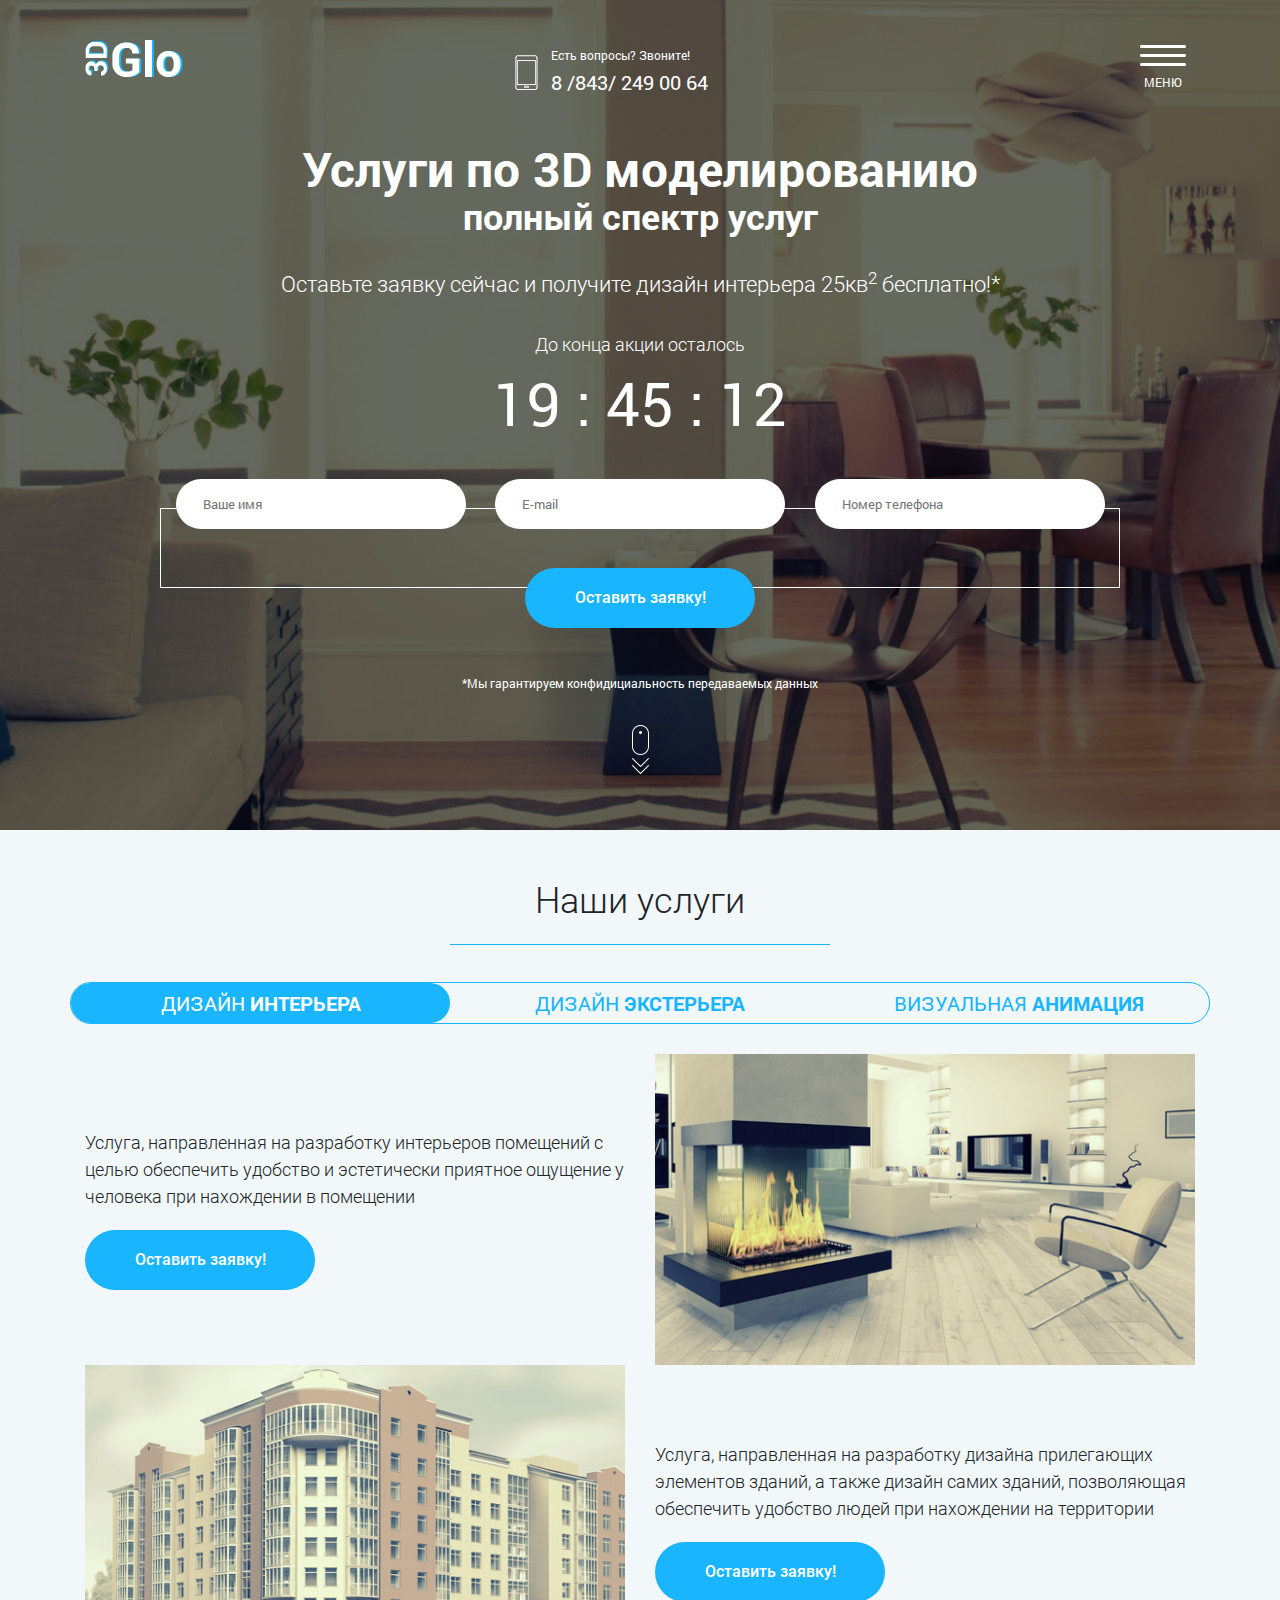
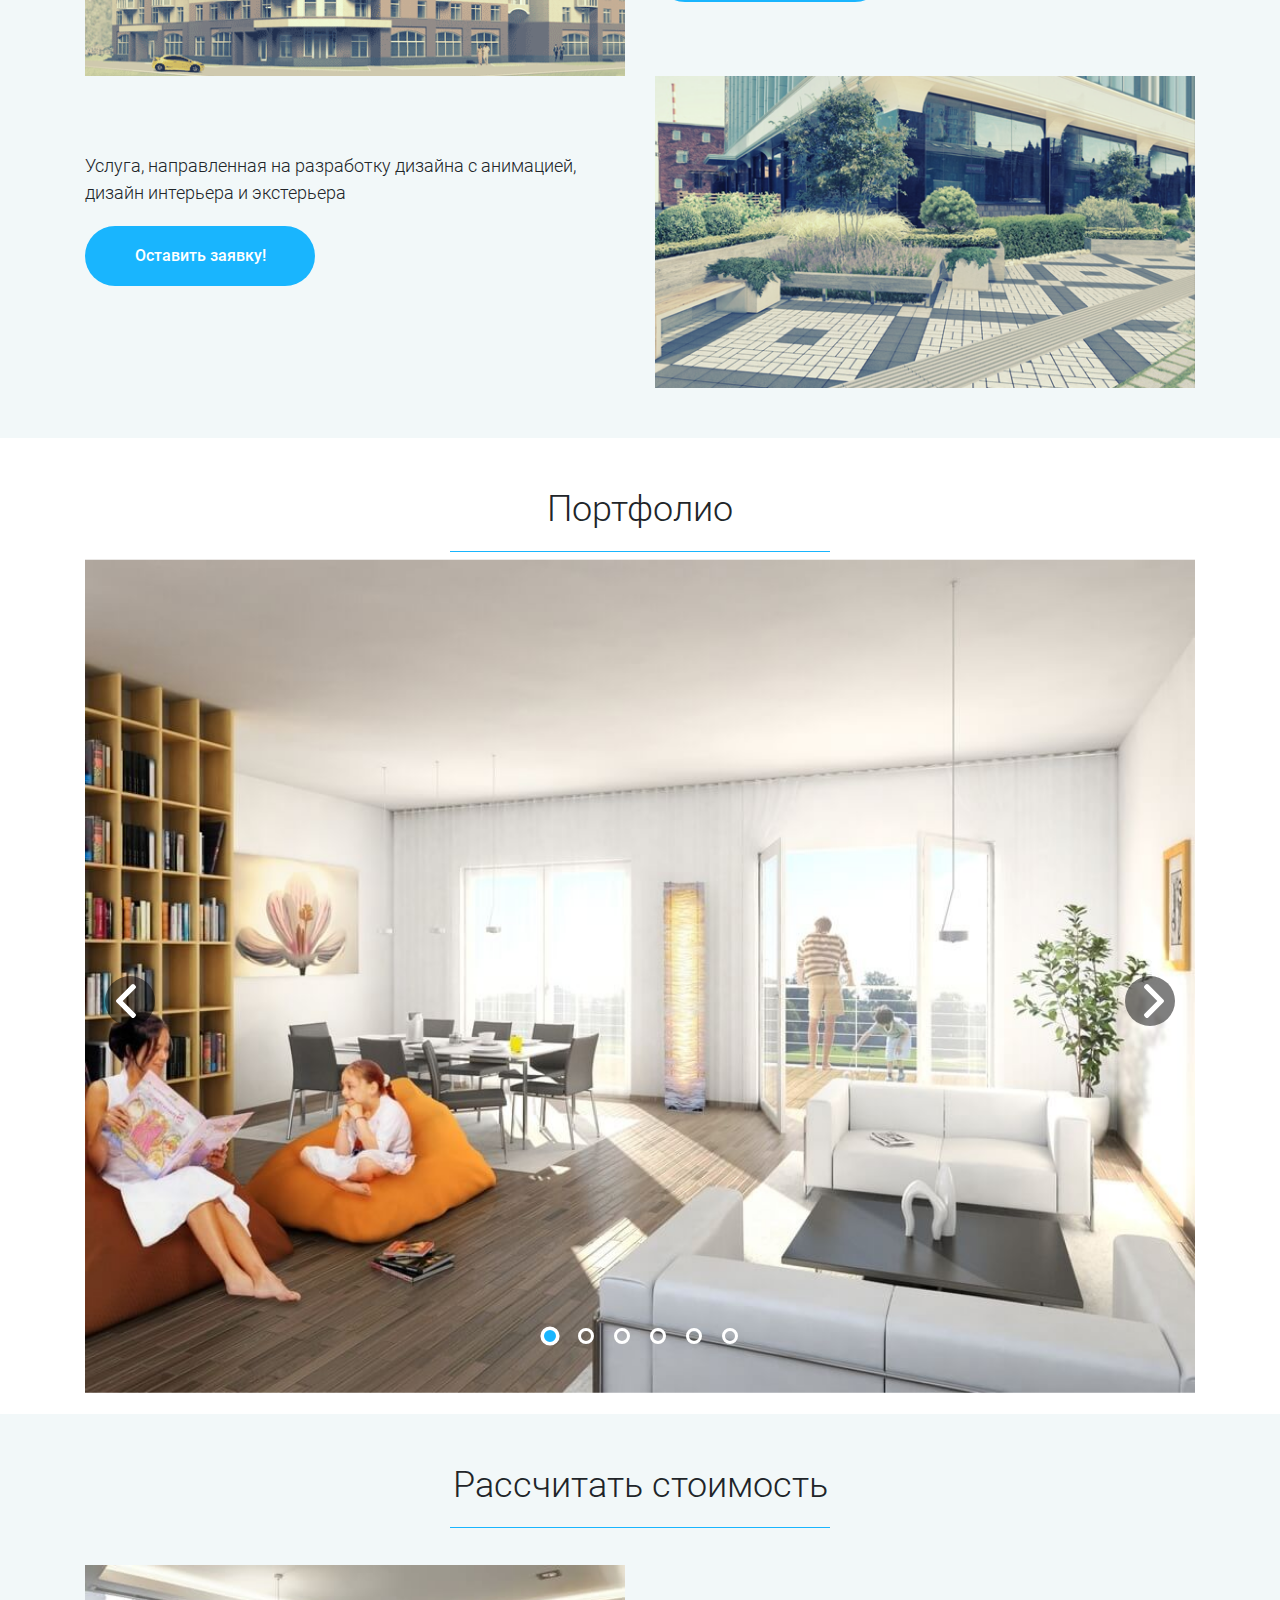
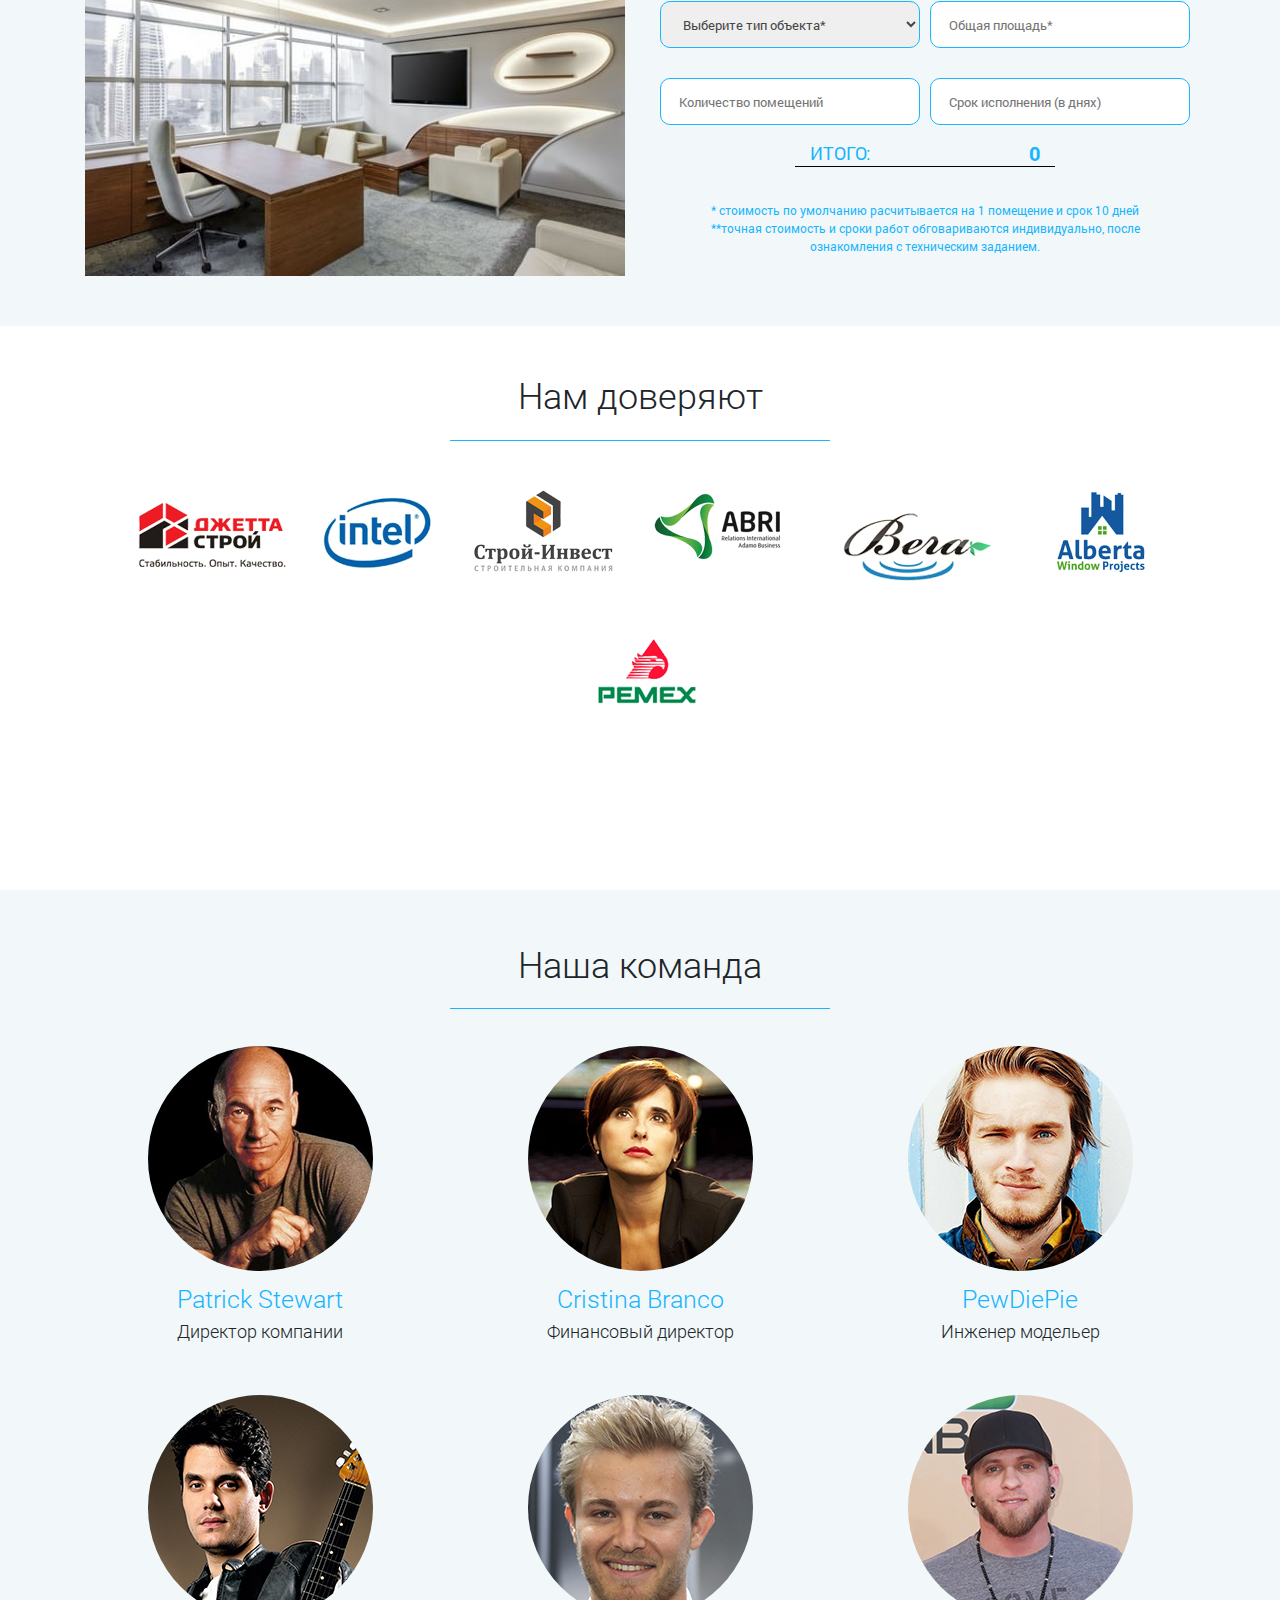
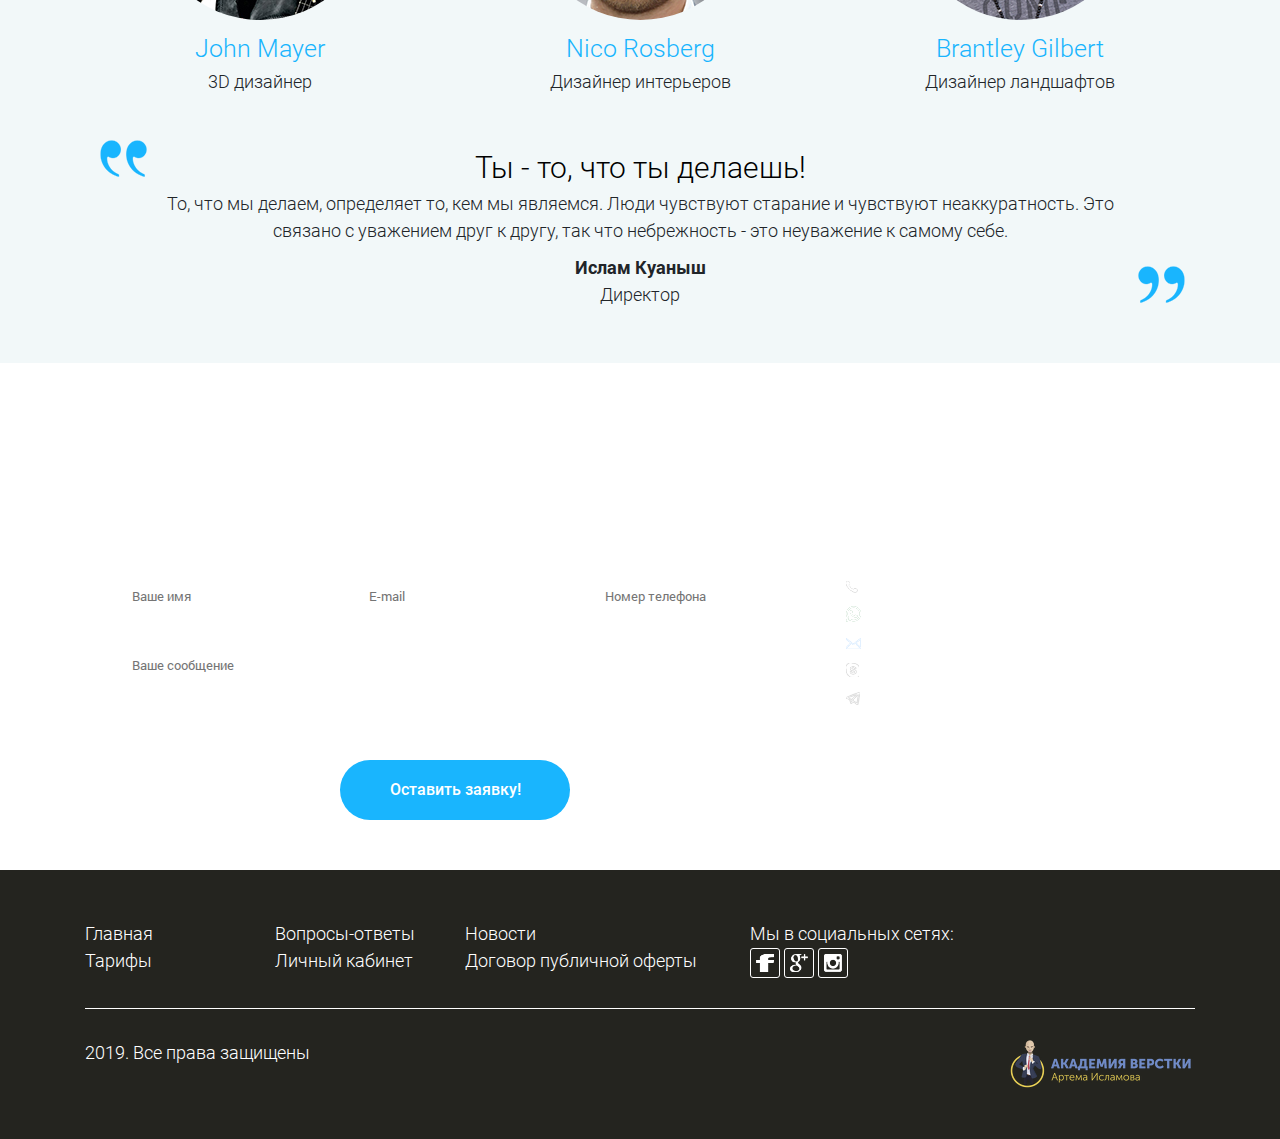
<file: анимация/index.html>
<!DOCTYPE html>
<html lang="ru">

<head>
	<meta charset="UTF-8">
	<meta http-equiv="X-UA-Compatible" content="IE=edge">
	<meta name="viewport" content="width=device-width, initial-scale=1">
	<title>Услуги по 3D моделированию</title>
	<link rel="stylesheet" href="./css/bootstrap.min.css">
	<link rel="stylesheet" href="./css/style.min.css">
	<link rel="apple-touch-icon" sizes="180x180" href="./images/favicon/apple-touch-icon.png">
	<link rel="icon" type="image/png" sizes="32x32" href="./images/favicon/favicon-32x32.png">
	<link rel="icon" type="image/png" sizes="16x16" href="./images/favicon/favicon-16x16.png">
	<link rel="manifest" href="./images/favicon/site.webmanifest">
	<link rel="mask-icon" href="./images/favicon/safari-pinned-tab.svg" color="#5bbad5">
	<meta name="msapplication-TileColor" content="#b91d47">
	<meta name="theme-color" content="#ffffff">
</head>

<body>

	<main>
		<header>
			<div class="container">
				<div class="row justify-content-between main-header">
					<div class="col-md-2 col-sm-4 col-4">
						<div class="logo">
							<img class="logo-img" src="images/3dglo.png" alt="...">

						</div>
					</div>
					<div class="col-md-4 col-md-offset-6 col-sm-4 col-sm-offset-2 col-5 col-offset-0">
						<div class="media phone-media">
							<div class="media-left media-middle">
								<img class="media-object" src="images/phone.svg" alt="...">
							</div>
							<div class="media-body">
								<small>Есть вопросы? Звоните!</small>
								<p class="phone">8 /843/ 249 00 64</p>
							</div>
						</div>

					</div>
					<div class="col-md-1 col-sm-2 col-3">
						<div class="menu">
							<img src="images/menu.svg" alt=""><br>
							<small>Меню</small>
						</div>
					</div>
				</div>
			</div>
		</header>

		<h1>Услуги по 3D моделированию</h1>
		<h2>полный спектр услуг</h2>
		<div class="timer">
			<div class="timer-title">Оставьте заявку сейчас и получите дизайн интерьера 25кв<sup>2</sup> бесплатно!*
			</div>
			<div class="timer-action">
				До конца акции осталось
			</div>
			<div class="timer-numbers" id="timer">
				<span id="timer-hours">19</span>
				<span>:</span>
				<span id="timer-minutes">45</span>
				<span>:</span>
				<span id="timer-seconds">12</span>
			</div>
		</div>
		<form id="form1" name="user_form" class="main-form">
			<div class="main-form-input container">
				<div class="row">
					<div class="col-12 col-lg-4">
						<input type="text" class="form-name" id="form1-name" name="user_name" placeholder="Ваше имя" required>
					</div>
					<div class="col-12 col-lg-4">
						<input type="email" class="form-email" id="form1-email" name="user_email" placeholder="E-mail">
					</div>
					<div class="col-12 col-lg-4">
						<input type="tel" class="form-phone" id="form1-phone" name="user_phone" placeholder="Номер телефона"
							required>
					</div>
				</div>
			</div>
			<div class="container">
				<div class="row justify-content-center">
					<button class="btn form-btn" type="submit">Оставить заявку!</button>
				</div>
			</div>
		</form>
		<small>*Мы гарантируем конфидициальность передаваемых данных</small>
		<br>
		<a href="#service-block"><img src="images/scroll.svg" alt=""></a>
	</main>


	<menu>
		<a class="close-btn" href="#close">&times;</a>
		<ul>
			<li><a href="#service-block">Наши услуги</a></li>
			<li><a href="#portfolio">Портфолио</a></li>
			<li><a href="#calc">Калькулятор стоимости</a></li>
			<li><a href="#command">Наша команда</a></li>
			<li><a href="#connect">Остались вопросы?</a></li>
		</ul>
	</menu>


	<div id="service-block" class="service">
		<div class="container">
			<h2>Наши услуги</h2>
			<div class="underline"></div>
			<div class="row service-header">
				<div class="col-12 col-lg-4 service-header-tab active">Дизайн <span>интерьера</span></div>
				<div class="col-12 col-lg-4 service-header-tab">Дизайн <span>экстерьера</span></div>
				<div class="col-12 col-lg-4 service-header-tab">Визуальная <span>анимация</span></div>
			</div>

			<div class="service-tab row">
				<div class="service-outer col-md-6 col-sm-6 col-12">
					<div class="service-inner">
						<div class="service-text">
							<p>Услуга, направленная на разработку интерьеров помещений с целью обеспечить удобство и
								эстетически приятное ощущение у человека при нахождении в помещении</p>
							<button class="btn form-btn popup-btn">Оставить заявку!</button>
						</div>
					</div>
				</div>
				<div class="col-md-6 col-sm-6">
					<img src="images/service/service-1.png" alt="">
				</div>
			</div>


			<div class="service-tab row">
				<div class="col-md-6 col-sm-6">
					<img src="images/service/service-2.png" alt="">
				</div>
				<div class="service-outer col-md-6 col-sm-6 col-12">
					<div class="service-inner">
						<p>Услуга, направленная на разработку дизайна прилегающих элементов зданий, а также дизайн самих
							зданий, позволяющая обеспечить удобство людей при нахождении на территории</p>
						<button class="btn form-btn popup-btn">Оставить заявку!</button>

					</div>
				</div>

			</div>


			<div class="service-tab row">
				<div class="service-outer col-md-6 col-sm-6 col-12">
					<div class="service-inner">
						<p>Услуга, направленная на разработку дизайна с анимацией, дизайн интерьера и экстерьера</p>
						<button class="btn form-btn popup-btn">Оставить заявку!</button>

					</div>
				</div>
				<div class="col-md-6 col-sm-6">
					<img src="images/service/service-3.png" alt="">
				</div>
			</div>


		</div>
	</div>

	<div id="portfolio" class="portfolio">
		<div class="container">
			<h2>Портфолио</h2>
			<div class="underline"></div>
			<ul class="portfolio-content" id="all-progects">
				<li class="portfolio-item portfolio-item-active"><img src="images/portfilio/portfolio-01.jpg" alt="portfolio">
				</li>
				<li class="portfolio-item"><img src="images/portfilio/portfolio-04.jpg" alt="portfolio"></li>
				<li class="portfolio-item"><img src="images/portfilio/portfolio-06.jpg" alt="portfolio"></li>
				<li class="portfolio-item"><img src="images/portfilio/portfolio-07.jpg" alt="portfolio"></li>
				<li class="portfolio-item"><img src="images/portfilio/portfolio-08.jpg" alt="portfolio"></li>
				<li class="portfolio-item"><img src="images/portfilio/portfolio-10.jpg" alt="portfolio"></li>
				<a href="#" class="portfolio-btn prev" id="arrow-left"></a>
				<a href="#" class="portfolio-btn next" id="arrow-right"></a>
				<ul class="portfolio-dots">
					<li class="dot dot-active"></li>
					<li class="dot"></li>
					<li class="dot"></li>
					<li class="dot"></li>
					<li class="dot"></li>
					<li class="dot"></li>
				</ul>
			</ul>
		</div>
	</div>

	<div id="calc" class="calc">
		<div class="container">
			<h2>Рассчитать стоимость</h2>
			<div class="underline"></div>
			<div class="row">
				<div class="col-lg-6 d-none d-lg-block flex">
					<img src="images/calc.jpg" alt="">
				</div>
				<div class="col-lg-6 col-12 flex">
					<div class="calc-block">
						<select class="calc-item calc-type" required>
							<option class="calc-option-title" value="">Выберите тип объекта*</option>
							<option value="1">Интерьер Квартиры</option>
							<option value="1.4">Интерьер Частного дома</option>
							<option value="2">Интерьер Офиса</option>
						</select>
						<input type="number" min="1" step="1" class="calc-item calc-square" placeholder="Общая площадь*">
						<input type="number" min="1" step="1" class="calc-item calc-count" placeholder="Количество помещений">
						<input type="number" min="1" step="1" class="calc-item calc-day" placeholder="Срок исполнения (в днях)">
						<div class="calc-total">ИТОГО: <span id="total">0</span></div>
						<div class="calc-mini">* стоимость по умолчанию расчитывается на 1 помещение и срок 10 дней <br>
							**точная стоимость и сроки работ обговариваются индивидуально, после
							ознакомления с техническим заданием.
						</div>
					</div>

				</div>
			</div>
		</div>
	</div>

	<div id="companies" class="companies">
		<div class="container">
			<h2>Нам доверяют</h2>
			<div class="underline"></div>
			<div class="companies-wrapper">
				<div class="companies-hor">
					<div class="companies-hor-item"><img src="images/companies/companies-1.png" alt=""></div>
					<div class="companies-hor-item"><img src="images/companies/companies-2.png" alt=""></div>
					<div class="companies-hor-item"><img src="images/companies/companies-3.png" alt=""></div>
					<div class="companies-hor-item"><img src="images/companies/companies-4.png" alt=""></div>
					<div class="companies-hor-item"><img src="images/companies/companies-5.png" alt=""></div>
					<div class="companies-hor-item"><img src="images/companies/companies-6.png" alt=""></div>
					<div class="companies-hor-item"><img src="images/companies/companies-7.png" alt=""></div>
				</div>
			</div>
		</div>
	</div>

	<div id="command" class="command">
		<div class="container">
			<h2>Наша команда</h2>
			<div class="underline"></div>
			<div class="row">
				<div class="col-md-4 col-sm-6 col-12">
					<img class="command__photo" src="images/command/command-1.jpg" data-img="images/command/command-1a.jpg"
						alt="">
					<div class="description">Patrick Stewart</div>
					<p>Директор компании</p>
				</div>
				<div class="col-md-4 col-sm-6 col-12">
					<img class="command__photo" src="images/command/command-2.jpg" data-img="images/command/command-2a.jpg"
						alt="">
					<div class="description">Cristina Branco</div>
					<p>Финансовый директор</p>
				</div>
				<div class="col-md-4 col-sm-6 col-12">
					<img class="command__photo" src="images/command/command-3.jpg" data-img="images/command/command-3a.jpg"
						alt="">
					<div class="description">PewDiePie</div>
					<p>Инженер модельер</p>
				</div>
				<div class="col-md-4 col-sm-6 col-12">
					<img class="command__photo" src="images/command/command-4.jpg" data-img="images/command/command-4a.jpg"
						alt="">
					<div class="description">John Mayer</div>
					<p>3D дизайнер</p>
				</div>
				<div class="col-md-4 col-sm-6 col-12">
					<img class="command__photo" src="images/command/command-5.jpg" data-img="images/command/command-5a.jpg"
						alt="">
					<div class="description">Nico Rosberg</div>
					<p>Дизайнер интерьеров</p>
				</div>
				<div class="col-md-4 col-sm-6 col-12">
					<img class="command__photo" src="images/command/command-6.jpg" data-img="images/command/command-6a.jpg"
						alt="">
					<div class="description">Brantley Gilbert</div>
					<p>Дизайнер ландшафтов</p>
				</div>
			</div>
			<div class="quote">
				<img class="cov-left" src="images/command/cov-1.png" alt="">
				<div class="description">Ты - то, что ты делаешь!</div>
				<p>То, что мы делаем, определяет то, кем мы являемся. Люди чувствуют старание и чувствуют
					неаккуратность.
					Это<br> связано с уважением друг к другу, так что небрежность - это неуважение к самому себе.</p>
				<span>Ислам Куаныш</span>
				<p>Директор</p>
				<img class="cov-right" src="images/command/cov-2.png" alt="">
			</div>
		</div>
	</div>

	<div id="connect" class="connect">
		<div class="container">
			<h2>Остались вопросы?</h2>
			<div class="underline"></div>
			<div class="description">Задайте их в форме ниже и наши специалисты свяжуться с Вами!</div>
			<div class="row">
				<div class="col-md-8 col-sm-8 col-12">
					<form id="form2" name="user_form" class="footer-form">
						<div class="footer-form-input">
							<div class="row">
								<div class="col-md-4 col-md-offset-0 col-sm-12 col-sm-offset-0">
									<input class="top-form" id="form2-name" type="text" name="user_name" placeholder="Ваше имя" required>
								</div>
								<div class="col-md-4 col-md-offset-0 col-sm-12 col-sm-offset-0">
									<input class="top-form form-email" id="form2-email" type="email" name="user_email"
										placeholder="E-mail">
								</div>
								<div class="col-md-4 col-md-offset-0 col-sm-12 col-sm-offset-0">
									<input class="top-form form-phone" id="form2-phone" type="tel" name="user_phone"
										placeholder="Номер телефона" required>
								</div>
								<div class="col-md-12 col-sm-12 col-12">
									<input class="mess" id="form2-message" name="user_message" placeholder="Ваше сообщение">
								</div>
							</div>
						</div>

						<div class="justify-content-center">
							<div>
								<button class="btn form-btn" type="submit">Оставить заявку!</button>
							</div>
						</div>
					</form>
				</div>

				<div class="col-md-4 col-sm-4 col-12">
					<div class="connect-adress">
						<img src="images/connect/phone.svg" alt="">
						<p>+ 7 843 249 00 64</p>
					</div>
					<div class="connect-adress">
						<img src="images/connect/whatsapp.svg" alt="">
						<p>+ 7 843 249 00 64</p>
					</div>
					<div class="connect-adress">
						<img src="images/connect/letter.svg" alt="">
						<p>manager@glo-academy.ru</p>
					</div>
					<div class="connect-adress">
						<img src="images/connect/skype.svg" alt="">
						<p>skype: glo-academy</p>
					</div>
					<div class="connect-adress">
						<img src="images/connect/tele.svg" alt="">
						<p>telegram: glo-academy</p>
					</div>
					<p>График работы: с 9-00 до 18-00. Пн.-Пт.</p>
				</div>
			</div>
		</div>
	</div>

	<footer>
		<div class="container">
			<div class="row">
				<div class="col-md-2 col-sm-2 col-12">
					<a href="#">Главная</a><br>
					<a href="#">Тарифы</a><br>
				</div>
				<div class="col-md-2 col-sm-3 col-12">
					<a href="#">Вопросы-ответы</a><br>
					<a href="#">Личный кабинет</a><br>
				</div>
				<div class="col-md-3 col-sm-4 col-12">
					<a href="#">Новости</a><br>
					<a href="#">Договор публичной оферты</a><br>
				</div>
				<div class="col-md-3 col-md-offset-2 col-sm-3 col-sm-offset-0 col-12 col-offset-0">
					<p>Мы в социальных сетях:</p>
					<a href=""><img src="images/footer/face.svg" alt=""></a>
					<a href=""><img src="images/footer/google.svg" alt=""></a>
					<a href=""><img src="images/footer/insta.svg" alt=""></a>
				</div>
			</div>
			<div class="line"></div>
			<div class="row">
				<div class="col-md-6 col-sm-6 col-12">
					<p>2019. Все права защищены</p>
				</div>
				<div class="col-md-6 col-sm-6 col-12 web">
					<img src="./images/footer/academy.png" alt="">
				</div>
			</div>
		</div>
	</footer>

	<div class="popup">
		<div class="popup-content">
			<button class="popup-close">&times;</button>
			<div class="main-form">
				<h3>Введите свои данные для связи с нами!</h3>
				<form id="form3" name="user_form">
					<div>
						<input type="text" class="form-name" id="form3-name" name="user_name" placeholder="Ваше имя" required>
					</div>
					<div>
						<input type="tel" class="form-phone" id="form3-phone" name="user_phone" placeholder="Ваш номер телефона"
							required>
					</div>
					<div>
						<input type="email" class="form-email" id="form3-email" name="user_email" placeholder="Ваш E-mail">
					</div>
					<button class="btn form-btn" type="submit">Оставить заявку!</button>
				</form>
			</div>
		</div>
	</div>



	<script src="script/script.js"></script>

</body>

</html>
</file>
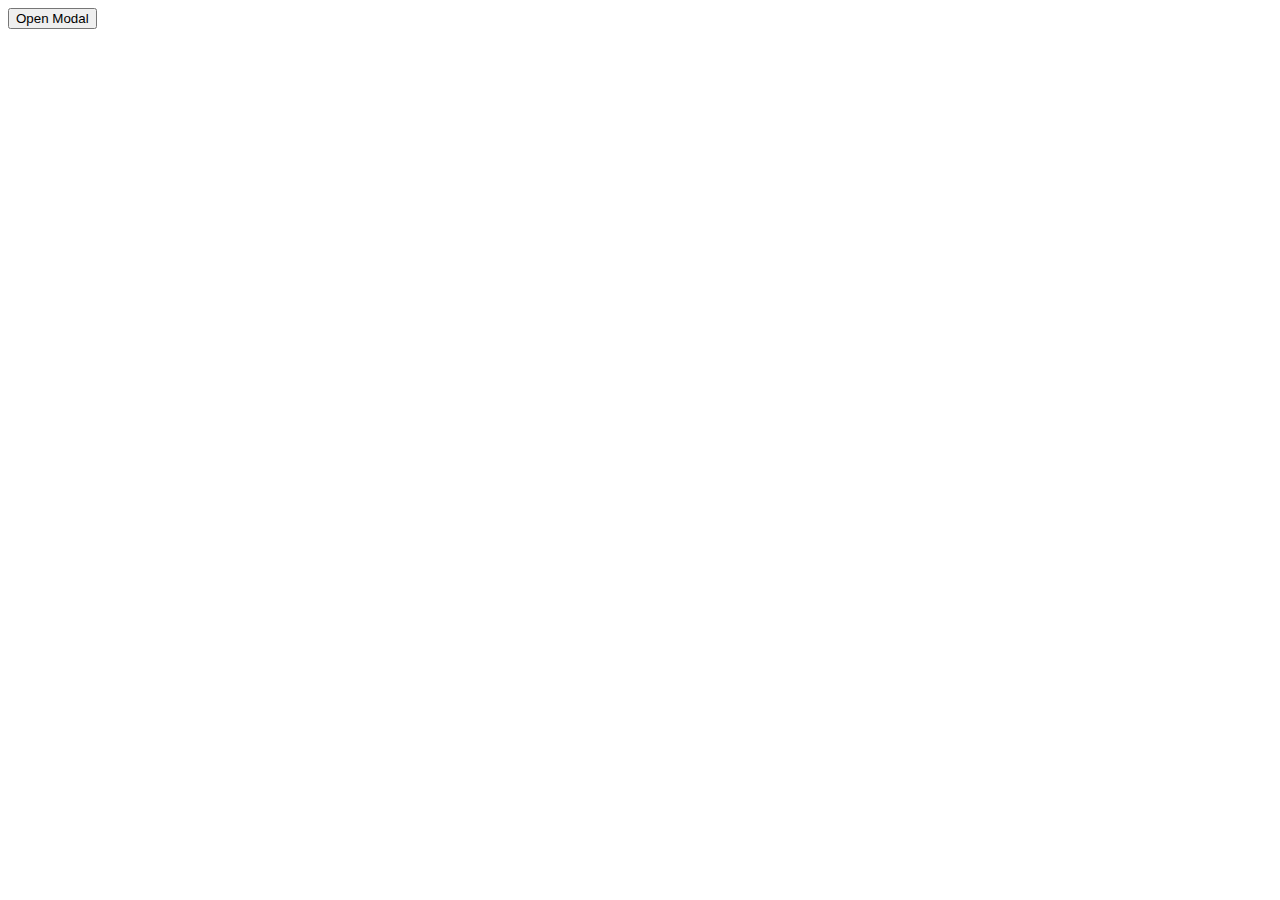
<file: проба анимации/index.html>
<!DOCTYPE html>
<html lang="en">

<head>
  <meta charset="UTF-8">
  <meta name="viewport" content="width=device-width, initial-scale=1.0">
  <title>Animate</title>
  <link rel="stylesheet" href="style.css">
</head>

<body>

  <button data-modal-target="#modal">Open Modal</button>
  <div class="modal" id="modal">
    <div class="modal-header">
      <div class="title">Example Modal</div>
      <button data-close-button class="close-button">&times;</button>
    </div>
    <div class="modal-body">
      Lorem, ipsum dolor sit amet consectetur adipisicing elit. Hic nihil vitae ut corrupti iste commodi, fuga nesciunt
      dolorem maiores accusantium blanditiis eligendi voluptatem minima rem recusandae molestiae minus maxime eum
      aliquam quae saepe, repellendus harum itaque. A totam unde nesciunt.
      Lorem, ipsum dolor sit amet consectetur adipisicing elit. Hic nihil vitae ut corrupti iste commodi, fuga nesciunt
      dolorem maiores accusantium blanditiis eligendi voluptatem minima rem recusandae molestiae minus maxime eum
      aliquam quae saepe, repellendus harum itaque. A totam unde nesciunt.
    </div>
  </div>

  <div id="overlay"></div>



  <script src="script.js"></script>
</body>

</html>
</file>
<file: проба анимации/style.css>
*,
*::after,
*::before {
  box-sizing: border-box;
}

.modal {
  position: fixed;
  left: 50%;
  transform: translate(-50%, 50%) scale(0);
  transition: 500ms ease-in-out;
  transition: 500ms ease-out;
  border: 1px solid black;
  border-radius: 10px;
  z-index: 10;
  background-color: white;
  width: 500px;
  max-width: 80%;
}

.modal.active {
  transform: translate(-50%, 50%) scale(1);
}

.modal-header {
  padding: 10px 15px;
  display: flex;
  justify-content: space-between;
  align-items: center;
  border-bottom: 1px solid black;
}

.modal-header .title {
  font-size: 1.25rem;
  font-weight: bold;
}

.modal-header .close-button {
  cursor: pointer;
  border: none;
  outline: none;
  background: none;
  font-size: 1.25rem;
  font-weight: bold;
}

.modal-body {
  padding: 10px 15px;
}

#overlay {
  position: fixed;
  opacity: 0;
  transition: 200ms ease-in-out;
  top: 0;
  left: 0;
  right: 0;
  bottom: 0;
  background-color: rgba(0, 0, 0, .5);
  pointer-events: none;
}

#overlay.active {
  opacity: 1;
  pointer-events: all;
}
</file>
<file: анимация/css/style.min.css>
@font-face {
  font-family: Roboto;
  src: url(../fonts/Roboto-Light.eot);
  src: url(../fonts/Roboto-Light.eot?#iefix) format("embedded-opentype"), url(../fonts/Roboto-Light.woff2) format("woff2"), url(../fonts/Roboto-Light.woff) format("woff"), url(../fonts/Roboto-Light.ttf) format("truetype"), url(../fonts/Roboto-Light.svg#Roboto-Light) format("svg");
  font-weight: 300;
  font-style: normal;
  font-display: swap
}

@font-face {
  font-family: Roboto;
  src: url(../fonts/Roboto-Regular.eot);
  src: url(../fonts/Roboto-Regular.eot?#iefix) format("embedded-opentype"), url(../fonts/Roboto-Regular.woff2) format("woff2"), url(../fonts/Roboto-Regular.woff) format("woff"), url(../fonts/Roboto-Regular.ttf) format("truetype"), url(../fonts/Roboto-Regular.svg#Roboto-Regular) format("svg");
  font-weight: 400;
  font-style: normal;
  font-display: swap
}

@font-face {
  font-family: Roboto;
  src: url(../fonts/Roboto-Medium.eot);
  src: url(../fonts/Roboto-Medium.eot?#iefix) format("embedded-opentype"), url(../fonts/Roboto-Medium.woff2) format("woff2"), url(../fonts/Roboto-Medium.woff) format("woff"), url(../fonts/Roboto-Medium.ttf) format("truetype"), url(../fonts/Roboto-Medium.svg#Roboto-Medium) format("svg");
  font-weight: 500;
  font-style: normal;
  font-display: swap
}

@font-face {
  font-family: Roboto;
  src: url(../fonts/Roboto-Bold.eot);
  src: url(../fonts/Roboto-Bold.eot?#iefix) format("embedded-opentype"), url(../fonts/Roboto-Bold.woff2) format("woff2"), url(../fonts/Roboto-Bold.woff) format("woff"), url(../fonts/Roboto-Bold.ttf) format("truetype"), url(../fonts/Roboto-Bold.svg#Roboto-Bold) format("svg");
  font-weight: 700;
  font-style: normal;
  font-display: swap
}

html {
  font-size: 10px
}

.flex {
  display: -webkit-box;
  display: -ms-flexbox;
  display: flex;
  -ms-flex-wrap: wrap;
  flex-wrap: wrap
}

img {
  max-width: 100%
}

body {
  font-family: Roboto, sans-serif;
  font-weight: 400;
  text-align: center;
  font-size: 1.8rem
}

body .container {
  max-width: 1140px
}

body .btn.active.focus,
body .btn.active:focus,
body .btn.focus,
body .btn:active.focus,
body .btn:active:focus,
body .btn:focus {
  outline: 0
}

body a:focus,
body button:active,
body button:focus,
body input:focus,
body textarea:focus {
  outline: 0
}

body .menu:hover {
  cursor: pointer
}

body menu {
  position: fixed;
  width: 50%;
  height: 100vh;
  background-color: #000;
  opacity: .9;
  left: 0;
  margin: 0;
  top: 0;
  z-index: 99;
  display: -webkit-box;
  display: -ms-flexbox;
  display: flex;
  -webkit-box-align: center;
  -ms-flex-align: center;
  align-items: center;
  -webkit-box-pack: center;
  -ms-flex-pack: center;
  justify-content: center;
  -webkit-transform: translateX(-100%);
  transform: translateX(-100%)
}

body .active-menu {
  -webkit-transition: 1s;
  transition: 1s;
  -webkit-transform: translateX(100%);
  transform: translateX(100%)
}

body ul {
  list-style: none;
  padding: 0;
  margin: 0;
  line-height: 3
}

body li a {
  font-size: 2rem;
  color: #fff
}

body a:hover {
  text-decoration: none;
  color: #19b5fe
}

body p {
  font-weight: 300;
  margin: 0
}

body .close-btn {
  position: fixed;
  top: 30px;
  left: 30px;
  font-size: 3rem;
  -webkit-transition: .2s;
  transition: .2s;
  -webkit-transform-origin: 50% 53%;
  transform-origin: 50% 53%;
  display: block;
  line-height: 3rem;
  text-align: center;
  width: 3rem;
  height: 3rem;
  color: #19b5fe
}

body .close-btn:hover {
  -webkit-transform: rotate(180deg);
  transform: rotate(180deg)
}

body .underline {
  display: inline-block;
  border-bottom: 1px solid #19b5fe;
  width: 38rem;
  margin-bottom: 3rem
}

body h1 {
  font-size: 4.8rem;
  font-family: Roboto, sans-serif;
  font-weight: 700;
  letter-spacing: .1px;
  line-height: .9
}

body h2 {
  font-size: 3.6rem;
  font-weight: 300;
  margin-bottom: 2rem
}

body .description {
  font-size: 2.5rem
}

body small {
  font-size: 1.2rem
}

body .main-form input {
  width: 29rem;
  height: 5rem;
  border-radius: 5rem;
  font-size: 1.3rem;
  border: none;
  padding-left: 2.7rem;
  color: #000
}

body .form-btn {
  display: block;
  font-size: 1.6rem;
  color: #fff;
  font-family: Roboto, sans-serif;
  font-weight: 500;
  background-color: #19b5fe;
  border-radius: 5rem;
  width: 23rem;
  height: 6rem;
  margin-top: 20px
}

body .btn.focus,
body .btn:focus,
body .btn:hover {
  color: #fff
}

body button:hover {
  background-color: #ade4f4
}

main {
  padding-top: 1rem;
  padding-bottom: 2.6rem;
  background: url(../images/main-bg.jpg) center/cover no-repeat fixed;
  color: #fff
}

main h2 {
  font-family: Roboto, sans-serif;
  font-weight: 700
}

main header {
  text-align: left;
  padding-top: 3rem;
  padding-bottom: 3rem
}

main header .menu {
  text-align: center
}

main header .menu small {
  text-transform: uppercase
}

main header .logo-img {
  max-width: 100%
}

main header .phone-media {
  text-align: left;
  display: -webkit-box;
  display: -ms-flexbox;
  display: flex;
  -webkit-box-align: center;
  -ms-flex-align: center;
  align-items: center
}

main header .phone-media .media-object {
  margin-top: 8px;
  margin-right: 10px
}

main header .phone-media .media-body small {
  font-size: 1.15rem
}

main header .phone-media .phone {
  font-family: Roboto, sans-serif;
  font-weight: 400;
  font-size: 2rem
}

main header .main-header {
  margin-bottom: 2rem
}

main .timer {
  margin-top: 3rem;
  margin-bottom: 6rem
}

main .timer-action,
main .timer-title {
  font-weight: 300
}

main .timer-title {
  font-size: 2.2rem
}

main .timer-action {
  margin-top: 3rem
}

main .timer-numbers {
  font-size: 6rem
}

main .main-form-input {
  display: inline-block;
  width: 96rem;
  height: 8rem;
  border: 1px solid #fefefe
}

main .main-form-input input {
  -webkit-transform: translateY(-3rem);
  transform: translateY(-3rem)
}

main .main-form .form-btn {
  display: inline-block;
  text-align: center;
  -webkit-transform: translateY(-4rem);
  transform: translateY(-4rem)
}

main a {
  display: inline-block;
  margin: 3rem auto;
  -webkit-transition: 1s;
  transition: 1s
}

.service {
  background-color: #f2f8f9;
  padding: 5rem
}

.service-header {
  border: 1px solid #19b5fe;
  border-radius: 3rem;
  margin-bottom: 3rem;
  display: -webkit-box;
  display: -ms-flexbox;
  display: flex;
  -ms-flex-wrap: wrap;
  flex-wrap: wrap;
  -webkit-box-pack: justify;
  -ms-flex-pack: justify;
  justify-content: space-between
}

.service-header-tab {
  -webkit-box-flex: 1;
  -ms-flex-positive: 1;
  flex-grow: 1;
  height: auto;
  text-transform: uppercase;
  vertical-align: middle;
  padding: .5rem 1rem;
  cursor: pointer;
  margin: 0;
  font-weight: 400;
  color: #19b5fe;
  font-size: 2rem
}

.service-header-tab.active {
  background-color: #19b5fe;
  border-radius: 3rem;
  color: #fff !important
}

.service-header-tab span {
  font-weight: 700
}

.service .description {
  font-weight: 300;
  color: #19b5fe
}

.service .service-outer {
  text-align: left
}

.service .service-inner {
  padding: 14% 0 0
}

.service img {
  width: 100%
}

.portfolio {
  padding: 5rem 0
}

.portfolio-content {
  position: relative;
  height: 775px;
  margin: 0 auto;
  display: block
}

@media (max-width:1024px) {
  .portfolio-content {
    height: 650px
  }
}

.portfolio-item {
  position: absolute;
  top: 50%;
  left: 50%;
  -webkit-transform: translate(-50%, -50%);
  transform: translate(-50%, -50%);
  width: 100%;
  opacity: 0;
  -webkit-transition: opacity .5s;
  transition: opacity .5s
}

.portfolio-item img {
  height: auto;
  width: 100%;
  position: absolute;
  top: 50%;
  left: 50%;
  -webkit-transform: translate(-50%, -50%);
  transform: translate(-50%, -50%)
}

.portfolio-item-active {
  opacity: 1;
  -webkit-transition: opacity .5s;
  transition: opacity .5s
}

.portfolio-btn {
  position: absolute;
  cursor: pointer;
  top: 50%;
  z-index: 5;
  width: 50px;
  height: 50px;
  background-color: rgba(0, 0, 0, .5);
  background-repeat: no-repeat;
  background-size: 34px;
  border-radius: 50%;
  -webkit-transition: background-color .2s;
  transition: background-color .2s
}

.portfolio-btn.prev {
  left: 20px;
  background-image: url(../images/icons/left-arrow.svg);
  background-position: 25% 50%
}

.portfolio-btn.next {
  right: 20px;
  background-image: url(../images/icons/right-arrow.svg);
  background-position: 75% 50%
}

.portfolio-btn:hover {
  background-color: rgba(0, 0, 0, .8);
  -webkit-transition: background-color .2s;
  transition: background-color .2s
}

.portfolio-dots {
  position: absolute;
  bottom: 20px;
  width: 100%;
  margin: 20px auto 0;
  display: -webkit-box;
  display: -ms-flexbox;
  display: flex;
  -webkit-box-pack: center;
  -ms-flex-pack: center;
  justify-content: center;
  z-index: 5
}

.portfolio-dots .dot {
  cursor: pointer;
  height: 16px;
  width: 16px;
  margin: 0 10px;
  border-radius: 50%;
  border: solid #fff;
  display: inline-block;
  -webkit-transition: background-color, -webkit-transform .4s;
  transition: background-color, transform .4s, -webkit-transform .4s
}

.portfolio-dots .dot-active {
  background-color: #19b5fe;
  -webkit-transform: scale(1.2);
  transform: scale(1.2)
}

.portfolio-dots .dot:hover {
  background-color: #53c6fe;
  -webkit-transform: scale(1.2);
  transform: scale(1.2)
}

.prove {
  padding: 5rem;
  background-color: #f2f8f9
}

.prove img {
  border-bottom: 1px solid #19b5fe;
  padding-bottom: 1rem
}

.companies {
  padding: 5rem
}

.companies .companies-hor {
  width: 100%;
  margin-bottom: 6.4rem
}

.companies .companies-hor-item {
  margin: 0 1.2rem;
  display: inline-block;
  height: 140px
}

.companies img {
  vertical-align: middle
}

.command {
  background-color: #f2f8f9;
  padding: 5.5rem
}

.command p {
  margin-bottom: 5rem
}

.command .description {
  font-weight: 300;
  color: #19b5fe
}

.command .quote {
  position: relative
}

.command .quote .description {
  font-size: 3rem;
  color: #000
}

.command .quote p {
  margin-bottom: 0
}

.command .quote span {
  display: inline-block;
  margin-top: 1rem;
  font-family: Roboto, sans-serif;
  font-weight: 700
}

.command .quote .cov-left {
  position: absolute;
  top: -.5rem;
  left: 1.5rem
}

.command .quote .cov-right {
  position: absolute;
  bottom: -.5rem;
  right: 1rem
}

.command img {
  margin-bottom: 1rem
}

.command__photo {
  width: 225px;
  border-radius: 50%
}

.calc {
  padding: 5rem;
  background-color: #f2f8f9
}

.calc img {
  margin: auto;
  width: 100%
}

.calc-block {
  display: -webkit-box;
  display: -ms-flexbox;
  display: flex;
  -ms-flex-wrap: wrap;
  flex-wrap: wrap;
  -ms-flex-pack: distribute;
  justify-content: space-around;
  margin: auto
}

.calc-item {
  -ms-flex-preferred-size: 48%;
  flex-basis: 48%;
  min-width: 200px;
  height: 47px;
  border-radius: 1rem;
  border: 1px solid #19b5fe;
  margin: 15px 0;
  color: #464646;
  font-size: 13px;
  font-weight: 400;
  padding-left: 18px;
  outline: transparent
}

.calc-total {
  border-bottom: 1px solid #000;
  -ms-flex-preferred-size: 48%;
  flex-basis: 48%;
  color: #19b5fe;
  font-size: 18px;
  text-align: left;
  padding: 0 15px;
  line-height: 26px;
  min-width: 200px
}

.calc-total span {
  float: right;
  font-size: 20px;
  font-weight: 700
}

.calc-mini {
  margin: 34px auto 0;
  color: #19b5fe;
  font-size: 12px;
  font-weight: 400;
  max-width: 435px
}

.calc input[type=number] {
  -moz-appearance: textfield
}

.calc input[type=number]:focus,
.calc input[type=number]:hover {
  -moz-appearance: number-input
}

.calc input[type=number]::-webkit-inner-spin-button,
.calc input[type=number]::-webkit-outer-spin-button {
  -webkit-appearance: none;
  margin: 0
}

.connect {
  padding-top: 5rem;
  padding-bottom: 5rem;
  background-image: url(../images/connect/connect-bg.jpg);
  background-attachment: fixed;
  background-position: center;
  color: #fff
}

.connect .row {
  margin-left: 0;
  margin-right: 0
}

.connect .form-btn {
  margin: auto
}

.connect .description {
  font-weight: 300;
  margin-top: -2rem;
  margin-bottom: 4rem
}

.connect .underline {
  border-bottom: 1px solid #fff
}

.connect .footer-form .top-form {
  width: 100%;
  height: 4.9rem;
  border-radius: .7rem;
  font-size: 1.3rem;
  border: none;
  padding-left: 1.7rem;
  color: #000
}

.connect .footer-form .mess {
  width: 100%;
  border-radius: 1rem;
  font-size: 1.3rem;
  border: none;
  padding-top: 1rem;
  padding-left: 1.7rem;
  padding-bottom: 6rem;
  color: #000;
  margin-top: 2rem;
  margin-bottom: 2rem;
  height: 10rem
}

.connect-adress {
  text-align: left
}

.connect-adress img,
.connect-adress p {
  display: inline-block
}

.connect-adress img {
  border: 1px solid #fff;
  border-radius: 3px;
  padding: 5px;
  margin-right: 1rem
}

.connect p {
  text-align: left
}

footer {
  background-color: #24241f;
  padding: 5rem;
  text-align: left;
  color: #fff
}

footer a {
  font-weight: 300;
  color: #fff
}

footer a img {
  text-align: center;
  border: 1px solid #fff;
  border-radius: 3px;
  padding: .5rem;
  height: 3rem;
  width: 3rem
}

footer .line {
  margin: 3rem auto;
  border-bottom: 1px solid #fff
}

footer .web {
  text-align: right
}

.popup {
  display: none;
  position: fixed;
  left: 0;
  top: 0;
  bottom: 0;
  width: 100%;
  height: 100%;
  z-index: 9;
  background-color: rgba(0, 0, 0, .5)
}

.popup .main-form input {
  display: block;
  left: 0;
  width: 100%;
  margin-right: 0;
  margin-top: 1.5rem
}

.popup h3 {
  color: #fff
}

.popup .popup-content {
  position: fixed;
  text-align: center;
  width: 40rem;
  left: 38%;
  top: 10%;
  -webkit-transform: translateX(-50px);
  transform: translateX(-50px);
  padding: 2rem 6rem;
  background-color: #24241f
}

.popup .form-btn {
  width: 100%;
  margin-bottom: 3rem;
  margin-top: 1.5rem
}

.popup .popup-close {
  position: absolute;
  z-index: 999999;
  top: 0;
  right: 1rem;
  width: 2rem;
  text-align: center;
  border: none;
  background: #24241f;
  font-size: 3rem;
  color: #19b5fe
}

.thanks-block {
  padding-top: 10rem;
  background-image: url(../images/main-bg.jpg);
  background-position: center;
  text-align: center;
  height: 50rem
}

.thanks-block h2 {
  color: #19b5fe;
  margin-bottom: 2rem
}

.thanks-block h3 {
  font-size: 2rem;
  color: #19b5fe;
  margin-bottom: 2rem
}

.thanks-block h4 {
  font-size: 2rem;
  text-transform: uppercase
}

.thanks-block a {
  color: #fff
}

@media (max-width:991px) {
  body {
    font-size: 1.5rem
  }

  body h1 {
    font-size: 4rem
  }

  body h2 {
    font-size: 3rem
  }

  body .main-form input {
    display: block
  }

  body .connect .col-sm-12 {
    padding-left: 0
  }

  body .connect .footer-form input {
    display: block;
    margin-bottom: 1rem
  }

  body .form-btn {
    margin-left: 0
  }

  main header .phone-media .phone {
    font-size: 1.8rem
  }

  main .description {
    margin-bottom: 2rem
  }

  main .main-form-input {
    width: 100%;
    border: none;
    height: auto
  }

  main .main-form-input input {
    -webkit-transform: translateY(0);
    transform: translateY(0);
    display: inline-block;
    text-align: center;
    margin-bottom: 1rem;
    padding-left: 0
  }

  main .main-form .form-btn {
    margin: auto;
    -webkit-transform: translateY(0);
    transform: translateY(0)
  }

  .service-inner {
    padding: 0
  }

  .service img {
    margin-bottom: 5rem
  }

  .portfolio-content {
    height: 565px;
    width: 100%
  }

  .portfolio a {
    font-size: 1.2rem
  }

  .portfolio .row {
    display: none
  }

  .portfolio .slider {
    display: inline-block;
    width: 360px
  }

  .process p {
    font-size: 2.3rem
  }

  .calc-mini {
    max-width: 100%
  }
}

@media (max-width:767px) {
  body {
    font-size: 1.3rem
  }

  body ul {
    line-height: 3
  }

  body li a {
    font-size: 1.5rem
  }

  body .underline {
    width: 30rem
  }

  body h1 {
    font-size: 3.3rem
  }

  body h2 {
    font-size: 2.5rem
  }

  body .description {
    font-size: 2rem
  }

  main a {
    margin: 1rem auto
  }

  main header {
    padding-top: 1rem;
    padding-bottom: 1rem
  }

  main header .phone-media {
    text-align: left;
    line-height: 1.5rem
  }

  main header .phone-media .phone {
    font-family: Roboto, sans-serif;
    font-size: 1.3rem;
    font-weight: 700
  }

  .service .description,
  main .main-form .form-btn {
    margin-top: 3rem
  }

  .service-inner {
    padding: 0
  }

  .portfolio {
    height: 100%
  }

  .portfolio-content {
    height: 400px
  }

  .portfolio-dots {
    display: none
  }

  .portfolio a {
    font-size: 1rem
  }

  .portfolio .tabs ul {
    border: none
  }

  .portfolio .tabs ul li {
    margin-bottom: 1rem;
    border: 1px solid #19b5fe;
    border-radius: 3rem
  }

  .process .circle {
    display: block;
    margin: 0 auto
  }

  .process p {
    padding: 0;
    margin-top: 0;
    margin-bottom: 3rem
  }

  .command .quote img,
  .process img {
    display: none
  }

  .connect .col-sm-12 {
    padding-right: 0
  }

  .connect .form-btn {
    width: 100%;
    height: 5rem;
    font-size: 1.3rem;
    margin-bottom: 1rem
  }

  footer .web {
    text-align: left
  }

  .popup .popup-content {
    left: 30%
  }
}

@media (max-width:690px) {
  body .form-btn {
    height: 4rem
  }

  .popup-content {
    left: 25%
  }

  .portfolio-btn {
    width: 40px;
    height: 40px
  }

  .portfolio-btn.next {
    right: 10px
  }

  .portfolio-btn.prev {
    left: 10px
  }
}

@media (max-width:575px) {
  .service img {
    display: none
  }

  .calc-mini {
    max-width: 330px
  }
}

@media (max-width:500px) {
  .popup .popup-content {
    left: 18%
  }

  .portfolio-content {
    height: 240px
  }
}

@media (max-width:448px) {
  body nav {
    width: 100%
  }

  body .active-menu {
    -webkit-transform: translateX(0);
    transform: translateX(0)
  }

  body .underline {
    width: 100%
  }

  body h1 {
    font-size: 2.2rem
  }

  body h2 {
    font-size: 2rem
  }

  body .description {
    font-size: 1.5rem
  }

  main header {
    padding-bottom: 0
  }

  main header .phone-media img,
  main header .phone-media small {
    display: none
  }

  main header .menu,
  main header .phone-media .phone {
    margin-top: 1rem
  }

  main header .menu small {
    display: none
  }

  .service .form-btn {
    width: 16rem;
    height: 5rem
  }

  .process p {
    font-size: 1.8rem
  }

  .command img {
    width: 100%
  }

  .popup .popup-content {
    left: 15%;
    width: 100%
  }

  .portfolio-btn {
    width: 35px;
    height: 35px
  }

  .portfolio-btn.next {
    right: 5px
  }

  .portfolio-btn.prev {
    left: 5px
  }
}
</file>
